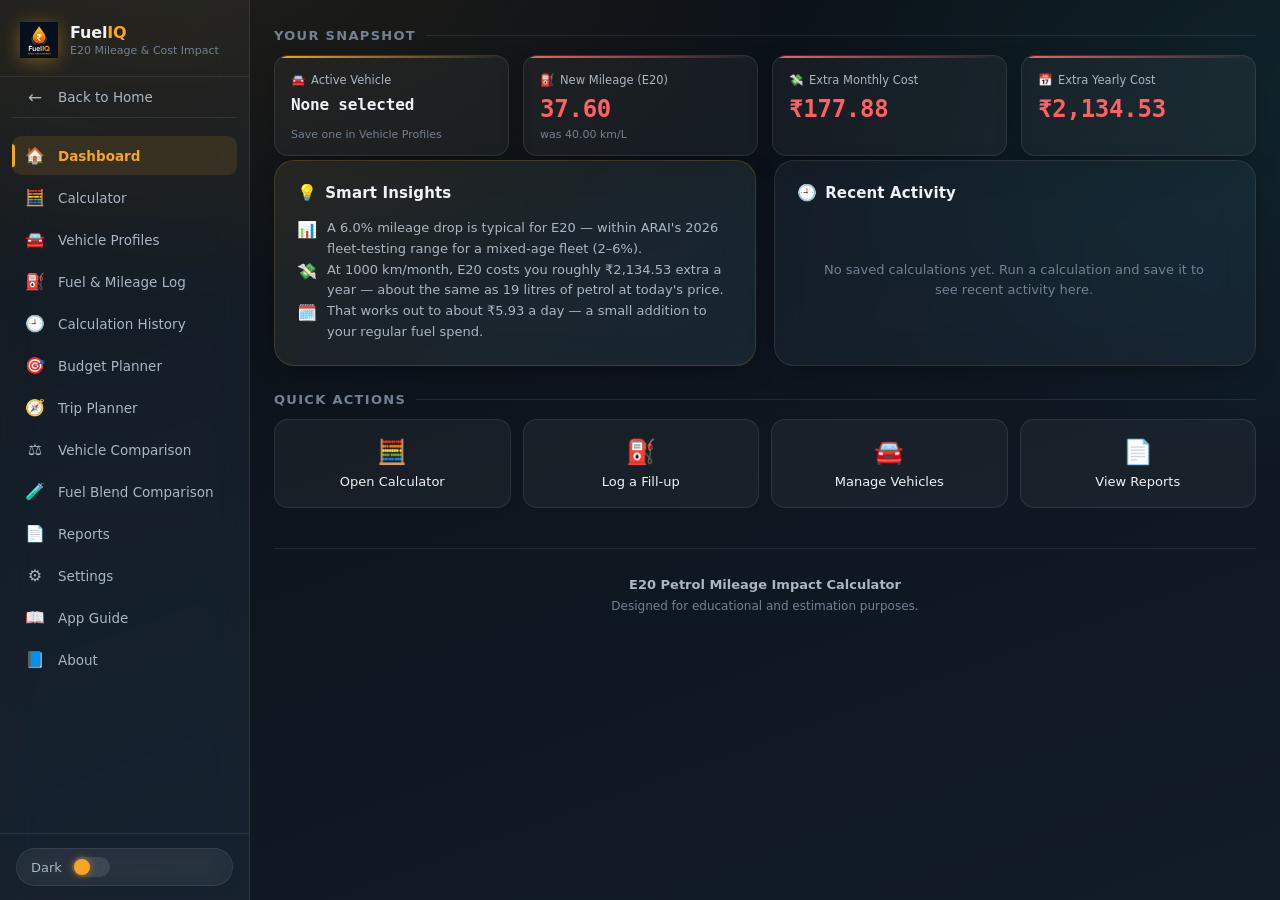
<file: app/index.html>
<!DOCTYPE html>
<html lang="en">
<head>
<meta name="author" content="Makhdumhusain Kodkeri">
<meta name="copyright" content="Copyright (c) 2026 Makhdumhusain Kodkeri. Licensed under the MIT License.">
<link rel="license" href="https://github.com/Makhdum813">

<!-- Google tag (gtag.js) -->
<script async src="https://www.googletagmanager.com/gtag/js?id=G-XNHPZY3TF4"></script>
<script>
  window.dataLayer = window.dataLayer || [];
  function gtag(){dataLayer.push(arguments);}
  gtag('js', new Date());
  gtag('config', 'G-XNHPZY3TF4');
</script>
<meta charset="UTF-8">
<meta name="viewport" content="width=device-width, initial-scale=1.0">
<title>FuelIQ — E20 Mileage &amp; Cost Impact Calculator</title>
<link rel="manifest" href="manifest.json">
<meta name="theme-color" content="#0a0f14">
<meta name="description" content="See how switching to E20 petrol affects your mileage, fuel cost, and monthly running expenses.">
<link rel="icon" type="image/png" sizes="192x192" href="icons/icon-192.png">
<link rel="apple-touch-icon" href="icons/icon-192.png">
<meta name="apple-mobile-web-app-capable" content="yes">
<meta name="apple-mobile-web-app-status-bar-style" content="black-translucent">
<meta name="apple-mobile-web-app-title" content="E20 Calculator">
<link rel="stylesheet" href="styles.css">
</head>
<body data-theme="dark">
<div class="app-shell">

  <div class="mobile-topbar">
    <button class="hamburger-btn" id="hamburgerBtn" aria-label="Open navigation menu" aria-expanded="false">
      <span></span><span></span><span></span>
    </button>
    <div class="mobile-topbar-title"><img class="brand-logo" src="assets/logo.png" alt="" width="24" height="24">Fuel<b>IQ</b></div>
    <div class="theme-toggle" id="themeToggleMobile" role="button" aria-label="Toggle theme">
      <div class="toggle-track"><div class="toggle-dot"></div></div>
    </div>
  </div>

  <div class="sidebar-backdrop" id="sidebarBackdrop"></div>

  <nav class="app-sidebar" id="appSidebar">
    <div class="sidebar-brand">
      <img class="brand-logo" src="assets/logo.png" alt="FuelIQ logo" width="38" height="38">
      <div>
        <div class="brand-title">Fuel<b>IQ</b></div>
        <div class="brand-sub">E20 Mileage &amp; Cost Impact</div>
      </div>
    </div>
    <a class="home-link" href="../index.html" aria-label="Back to FuelIQ home page">
      <span class="nav-icon">←</span><span class="nav-label">Back to Home</span>
    </a>
    <div class="sidebar-nav" id="sidebarNav">
      <button class="nav-item" data-tab="dashboard"><span class="nav-icon">🏠</span><span class="nav-label">Dashboard</span></button>
      <button class="nav-item" data-tab="calculator"><span class="nav-icon">🧮</span><span class="nav-label">Calculator</span></button>
      <button class="nav-item" data-tab="vehicles"><span class="nav-icon">🚘</span><span class="nav-label">Vehicle Profiles</span></button>
      <button class="nav-item" data-tab="fuellog"><span class="nav-icon">⛽</span><span class="nav-label">Fuel & Mileage Log</span></button>
      <button class="nav-item" data-tab="history"><span class="nav-icon">🕘</span><span class="nav-label">Calculation History</span></button>
      <button class="nav-item" data-tab="budget"><span class="nav-icon">🎯</span><span class="nav-label">Budget Planner</span></button>
      <button class="nav-item" data-tab="trip"><span class="nav-icon">🧭</span><span class="nav-label">Trip Planner</span></button>
      <button class="nav-item" data-tab="compare"><span class="nav-icon">⚖️</span><span class="nav-label">Vehicle Comparison</span></button>
      <button class="nav-item" data-tab="blend"><span class="nav-icon">🧪</span><span class="nav-label">Fuel Blend Comparison</span></button>
      <button class="nav-item" data-tab="reports"><span class="nav-icon">📄</span><span class="nav-label">Reports</span></button>
      <button class="nav-item" data-tab="settings"><span class="nav-icon">⚙️</span><span class="nav-label">Settings</span></button>
      <button class="nav-item" data-tab="guide"><span class="nav-icon">📖</span><span class="nav-label">App Guide</span></button>
      <button class="nav-item" data-tab="about"><span class="nav-icon">📘</span><span class="nav-label">About</span></button>
    </div>
    <div class="sidebar-footer">
      <div class="theme-toggle" id="themeToggle" role="button" aria-label="Toggle theme">
        <span id="themeLabel">Dark</span>
        <div class="toggle-track"><div class="toggle-dot"></div></div>
      </div>
    </div>
  </nav>

  <main class="app-main">
    <div class="wrap">

      <section class="tab-panel" data-tab="dashboard" id="tab-dashboard">
        <div class="section-title" style="margin-top:0;">Your Snapshot</div>
        <div class="stats-grid" id="dashboardStats"></div>

        <div class="dashboard-columns">
          <div class="card insights-card">
            <h2><span class="ic">💡</span>Smart Insights</h2>
            <div id="dashboardInsightsList"></div>
          </div>
          <div class="card">
            <h2><span class="ic">🕘</span>Recent Activity</h2>
            <div class="history-list" id="dashboardRecentActivity"></div>
          </div>
        </div>

        <div class="section-title">Quick Actions</div>
        <div class="quick-actions-grid">
          <button class="quick-action-btn" data-goto-tab="calculator"><span class="qa-icon">🧮</span><span>Open Calculator</span></button>
          <button class="quick-action-btn" data-goto-tab="fuellog"><span class="qa-icon">⛽</span><span>Log a Fill-up</span></button>
          <button class="quick-action-btn" data-goto-tab="vehicles"><span class="qa-icon">🚘</span><span>Manage Vehicles</span></button>
          <button class="quick-action-btn" data-goto-tab="reports"><span class="qa-icon">📄</span><span>View Reports</span></button>
        </div>
      </section>

      <section class="tab-panel" data-tab="calculator" id="tab-calculator">
        <div class="grid">
          <div>
      <div class="card">
        <h2><span class="ic">⛽</span>Your Numbers</h2>

        <div class="field vehicle-switcher">
          <label>Vehicle
            <span class="tip">i<span class="bubble">Switch between your saved vehicles without leaving the calculator. Mileage loads automatically.</span></span>
          </label>
          <div class="input-row no-prefix">
            <select id="calcVehicleSelect" class="styled-select">
              <option value="">No vehicle selected</option>
            </select>
          </div>
          <button type="button" class="link-btn" id="manageVehiclesBtn">＋ Add or manage vehicles</button>
        </div>

        <div class="field">
          <label>Original Mileage (km/L)
            <span class="tip">i<span class="bubble">Your car's mileage before E20, in kilometres per litre.</span></span>
          </label>
          <div class="input-row no-prefix">
            <input type="number" id="origMileage" value="40" step="0.1" min="0.1">
            <span class="suffix">km/L</span>
          </div>
          <div class="err-msg" id="err-origMileage">Enter a value greater than 0.</div>
        </div>

        <div class="field">
          <label>Mileage Drop (%)
            <span class="tip">i<span class="bubble">Percentage drop in mileage after switching to E20 petrol. Official Indian sources quote 1–7% depending on your vehicle — see the reference table below.</span></span>
          </label>
          <div class="input-row no-prefix">
            <input type="number" id="mileageDrop" value="6" step="0.1" min="0" max="100">
            <span class="suffix">%</span>
          </div>
          <input type="range" id="mileageDropSlider" class="slider" min="0" max="10" step="0.1" value="6">
          <div class="err-msg" id="err-mileageDrop">Enter a value between 0 and 100.</div>
        </div>

        <div class="field">
          <label>Petrol Price (₹ per litre)
            <span class="tip">i<span class="bubble">Current price you pay per litre of petrol.</span></span>
          </label>
          <div class="input-row">
            <span class="prefix">₹</span>
            <input type="number" id="petrolPrice" value="111.47" step="0.01" min="0.01">
          </div>
          <div class="err-msg" id="err-petrolPrice">Enter a value greater than 0.</div>
        </div>

        <div class="field">
          <label>Amount of Petrol Purchased (₹)
            <span class="tip">i<span class="bubble">How much money you typically spend on petrol in one fill.</span></span>
          </label>
          <div class="input-row">
            <span class="prefix">₹</span>
            <input type="number" id="amountPurchased" value="1000" step="1" min="0.01">
          </div>
          <div class="err-msg" id="err-amountPurchased">Enter a value greater than 0.</div>
        </div>

        <div class="field">
          <label>Monthly Distance (km)
            <span class="tip">i<span class="bubble">Roughly how many kilometres you drive in a month, used for monthly &amp; yearly impact.</span></span>
          </label>
          <div class="input-row no-prefix">
            <input type="number" id="monthlyKm" value="1000" step="10" min="0">
            <span class="suffix">km</span>
          </div>
          <div class="err-msg" id="err-monthlyKm">Enter a value of 0 or more.</div>
        </div>

        <div class="btn-row">
          <button class="btn btn-primary" id="resetBtn">↺ Reset</button>
          <button class="btn btn-ghost" id="copyBtn">⧉ Copy Results</button>
        </div>
      </div>
          </div>

          <div>
      <div class="section-title" style="margin-top:0;">Headline Impact</div>
      <button class="btn btn-primary" id="saveHistoryBtn" style="width:100%; margin-bottom:16px;">💾 Save Current Calculation to History</button>
      <div class="stats-grid" id="headlineStats"></div>

      <div class="card insights-card">
        <h2><span class="ic">💡</span>Smart Insights</h2>
        <div id="insightsList"></div>
      </div>
      <div class="section-title">Distance &amp; Fuel Breakdown</div>
      <div class="stats-grid" id="breakdownStats"></div>

      <div class="section-title">Cost of Lost Distance</div>
      <div class="stats-grid" id="lostCostStats"></div>

      <div class="section-title">Monthly &amp; Yearly Impact</div>
      <div class="card">
        <div class="field" style="max-width:260px;">
          <label>Monthly Distance Driven
            <span class="tip">i<span class="bubble">Edit on the left panel — this drives the figures below.</span></span>
          </label>
        </div>
        <div class="stats-grid" id="monthlyStats"></div>
      </div>

      <div class="section-title">Before vs After — Full Comparison</div>
      <div class="card">
        <div class="table-scroll">
          <table>
            <thead>
              <tr><th>Metric</th><th>Before E20</th><th>After E20</th><th>Difference</th></tr>
            </thead>
            <tbody id="compTableBody"></tbody>
          </table>
        </div>
      </div>

      <div class="section-title">Visual Comparison</div>
      <div class="charts-grid">
        <div class="card chart-box">
          <div class="chart-title">Mileage — Before vs After (km/L)</div>
          <canvas id="chartMileage" height="140"></canvas>
        </div>
        <div class="card chart-box">
          <div class="chart-title">Distance for ₹1000 — Before vs After (km)</div>
          <canvas id="chartDistance" height="140"></canvas>
        </div>
        <div class="card chart-box">
          <div class="chart-title">Monthly Fuel Cost — Before vs After (₹)</div>
          <canvas id="chartMonthly" height="140"></canvas>
        </div>
        <div class="card chart-box">
          <div class="chart-title">Mileage Loss Gauge</div>
          <canvas id="chartGauge" height="180"></canvas>
        </div>
      </div>

      <div class="section-title">Formulas</div>
      <div class="card">
        <div class="collapsible-header" id="formulaToggle">
          <h2 style="margin-bottom:0;"><span class="ic">📐</span>How are these values calculated?</h2>
          <span class="chev">▾</span>
        </div>
        <div class="collapsible-body" id="formulaBody">
          <div style="padding-top:16px;" id="formulaList"></div>
        </div>
      </div>
          </div>
        </div>

  <div class="section-title">Advanced Mode</div>
  <div class="card">
    <div class="collapsible-header" id="advancedModeHeader">
      <h2 style="margin-bottom:0;"><span class="ic">🎛️</span>Driving Condition Modifiers</h2>
      <label class="toggle-switch">
        <input type="checkbox" id="advancedModeToggle">
        <span class="toggle-switch-track"><span class="toggle-switch-dot"></span></span>
      </label>
    </div>
    <p class="edu-p" style="margin:12px 0 0;">Fine-tune your Original Mileage for real driving conditions. <strong>These percentages are illustrative starting points, not sourced measurements</strong> — adjust them to match your own experience. They combine multiplicatively, so mileage can never be pushed to zero however many negative options you pick.</p>
    <div class="collapsible-body" id="advancedModeBody">
      <div style="padding-top:16px;">
        <div id="advancedModifiers" class="advanced-modifiers-grid"></div>
        <div id="advancedSummary" style="margin-top:6px;"></div>
      </div>
    </div>
  </div>
      </section>

      <section class="tab-panel" data-tab="vehicles" id="tab-vehicles">
        <div class="section-title" style="margin-top:0;">Vehicle Profiles</div>
      <div class="card">
        <h2><span class="ic">🚘</span>Vehicle Details</h2>

        <div class="field">
          <label>Saved Vehicle</label>
          <div class="profile-row">
            <select id="profileSelect" class="styled-select">
              <option value="">+ New vehicle…</option>
            </select>
            <button class="icon-btn danger" id="deleteProfileBtn" title="Delete this saved vehicle" aria-label="Delete this saved vehicle" style="display:none;">🗑</button>
          </div>
        </div>

        <div class="field">
          <label>Vehicle Type</label>
          <div class="input-row no-prefix">
            <select id="vehicleType" class="styled-select">
              <option value="car">Car</option>
              <option value="motorcycle">Motorcycle</option>
              <option value="scooter">Scooter</option>
            </select>
          </div>
        </div>

        <div class="field">
          <label>Company / Manufacturer</label>
          <div class="input-row no-prefix">
            <select id="vehicleCompany" class="styled-select">
              <option value="">Select company…</option>
            </select>
          </div>
          <input type="text" id="customCompany" class="custom-input" placeholder="Type the manufacturer name" style="display:none;" maxlength="40">
        </div>

        <div class="field">
          <label>Vehicle Model
            <span class="tip">i<span class="bubble">Can't find your model? Choose "Other — type your own" at the bottom of the list and enter any name.</span></span>
          </label>
          <div class="input-row no-prefix">
            <select id="vehicleModel" class="styled-select" disabled>
              <option value="">Select company first…</option>
            </select>
          </div>
          <input type="text" id="customModel" class="custom-input" placeholder="Type your model name" style="display:none;" maxlength="40">
        </div>

        <div class="field">
          <label>Fuel Type</label>
          <div class="input-row no-prefix">
            <select id="vehicleFuelType" class="styled-select">
              <option>Petrol</option>
              <option>Petrol (E20)</option>
              <option>CNG</option>
              <option>Diesel</option>
            </select>
          </div>
        </div>

        <div class="field">
          <label>Mileage (km/L)
            <span class="tip">i<span class="bubble">This vehicle's normal mileage before E20. Saved with the profile, and used for every calculation while this vehicle is active.</span></span>
          </label>
          <div class="input-row">
            <input type="number" id="vehicleMileage" min="0.1" step="0.1" placeholder="e.g. 18">
            <span class="suffix">km/L</span>
          </div>
        </div>

        <div class="btn-row" style="margin-bottom:10px;">
          <button class="btn btn-ghost" id="fetchImageBtn">🔄 Refresh Image</button>
          <button class="btn btn-primary" id="saveProfileBtn">💾 Save Vehicle</button>
        </div>

        <div class="btn-row" style="margin-bottom:16px;">
          <button class="btn btn-ghost" id="uploadPhotoBtn">📷 Upload Your Photo</button>
          <button class="btn btn-ghost" id="removePhotoBtn" style="display:none;">🗑 Remove Photo</button>
          <input type="file" id="photoInput" accept="image/*" style="display:none;">
        </div>

        <div class="vehicle-preview" id="vehiclePreview">
          <div class="vp-icon" id="vpIcon"></div>
          <div class="vp-caption" id="vpCaption">Pick a type, company, and model to see a reference image here.</div>
        </div>
        <div class="vp-meta" id="vpMeta" style="display:none;">
          <div class="vp-title" id="vpTitle"></div>
          <div class="vp-extract" id="vpExtract"></div>
          <div class="vp-source">Image &amp; summary via Wikipedia · fetched live, requires internet access</div>
        </div>
      </div>
      </section>

      <section class="tab-panel" data-tab="fuellog" id="tab-fuellog">
  <div class="section-title">Fuel Log &amp; Real-World Mileage</div>
  <div class="card">
    <div class="fuel-log-grid">
      <div class="fuel-log-form" id="fuelLogForm">
        <p class="edu-p" id="fuelLogVehicleHint" style="margin-bottom:16px;">Select or save a vehicle above to start logging fill-ups.</p>

        <div class="field">
          <label>Date</label>
          <div class="input-row no-prefix"><input type="date" id="fuelDate"></div>
        </div>
        <div class="field">
          <label>Odometer Reading (km)</label>
          <div class="input-row no-prefix"><input type="number" id="fuelOdometer" min="0" step="1" placeholder="e.g. 15420"></div>
        </div>
        <div class="field">
          <label>Amount Paid (₹)
            <span class="tip">i<span class="bubble">What you told the attendant to fill for — e.g. "₹500 worth". Litres below are calculated from this automatically.</span></span>
          </label>
          <div class="input-row"><span class="prefix">₹</span><input type="number" id="fuelAmount" min="0" step="1" placeholder="e.g. 950"></div>
        </div>
        <div class="field">
          <label>Petrol Price (₹/L)</label>
          <div class="input-row"><span class="prefix">₹</span><input type="number" id="fuelPricePerLitre" min="0.01" step="0.01" placeholder="e.g. 111.47"></div>
        </div>
        <div class="field">
          <label>Litres Filled
            <span class="tip">i<span class="bubble">Auto-calculated as Amount ÷ Price. Edit directly if the pump's actual reading differs.</span></span>
          </label>
          <div class="input-row no-prefix">
            <input type="number" id="fuelLitres" min="0.1" step="0.01" placeholder="auto-calculated">
            <span class="suffix" id="fuelLitresAutoTag">auto</span>
          </div>
        </div>
        <button class="btn btn-primary" id="addFuelLogBtn" style="width:100%;">+ Add Fill-up</button>
      </div>

      <div class="fuel-log-results">
        <div class="stat" style="margin-bottom:14px;">
          <div class="s-label">📏 Measured Average Mileage</div>
          <div class="s-value" id="avgMileageValue">—</div>
          <div class="s-sub">calculated from your logged fill-ups, full-to-full</div>
        </div>
        <button class="btn btn-ghost" id="useFuelMileageBtn" style="width:100%; margin-bottom:16px;" disabled>⤴ Use This as Original Mileage</button>
        <div class="table-scroll">
          <table class="ref-table log-table">
            <thead>
              <tr><th>Date</th><th>Odometer</th><th>Litres</th><th>₹ Paid</th><th>Mileage</th><th></th></tr>
            </thead>
            <tbody id="fuelLogBody"></tbody>
          </table>
        </div>
      </div>
    </div>
  </div>
      </section>

      <section class="tab-panel" data-tab="history" id="tab-history">
  <div class="section-title">Calculation History</div>
  <div class="card">
    <div class="history-toolbar">
      <div class="search-box">
        <span class="search-icon">🔍</span>
        <input type="text" id="historySearch" placeholder="Search by vehicle or note…" autocomplete="off">
        <button class="search-clear" id="historySearchClear" aria-label="Clear search" style="display:none;">×</button>
      </div>
      <button class="btn btn-ghost" id="clearHistoryBtn">🗑 Clear All</button>
    </div>
    <div class="history-list" id="historyList"></div>
  </div>
      </section>

      <section class="tab-panel" data-tab="budget" id="tab-budget">
        <div class="section-title" style="margin-top:0;">Fuel Budget Planner</div>
      <div class="card">
        <h2><span class="ic">🎯</span>Fuel Budget Planner</h2>
        <div class="field">
          <label>Fuel Budget (₹)
            <span class="tip">i<span class="bubble">A rupee amount you have in mind — see how far it takes you before vs after E20.</span></span>
          </label>
          <div class="input-row">
            <span class="prefix">₹</span>
            <input type="number" id="budgetAmount" min="0" step="10" placeholder="e.g. 2000">
          </div>
        </div>
        <div class="stats-grid" id="budgetResults">
          <div class="empty-state">Enter a budget to see how far it takes you.</div>
        </div>
      </div>
      </section>

      <section class="tab-panel" data-tab="trip" id="tab-trip">
        <div class="section-title" style="margin-top:0;">Trip Planner</div>
      <div class="card">
        <h2><span class="ic">🧭</span>Trip Cost Calculator</h2>
        <div class="field">
          <label>Trip Distance (km)
            <span class="tip">i<span class="bubble">One-way distance for this trip. Uses your Original Mileage, Mileage Drop, and Petrol Price above.</span></span>
          </label>
          <div class="input-row no-prefix">
            <input type="number" id="tripDistance" min="0" step="1" placeholder="e.g. 120">
            <span class="suffix">km</span>
          </div>
        </div>
        <div class="field">
          <label>Trip Type</label>
          <div class="input-row no-prefix">
            <select id="tripType" class="styled-select">
              <option value="oneway">One-way</option>
              <option value="roundtrip">Round trip</option>
            </select>
          </div>
        </div>
        <div class="stats-grid" id="tripResults">
          <div class="empty-state">Enter a trip distance to see the fuel cost.</div>
        </div>
      </div>
      </section>

      <section class="tab-panel" data-tab="compare" id="tab-compare">
  <div class="section-title">Compare Two Vehicles</div>
  <div class="card">
    <p class="edu-p" style="margin-bottom:16px;">Pick two saved vehicles to compare side by side under the same petrol price, mileage-drop %, and monthly distance.</p>
    <div class="compare-grid">
      <div class="field">
        <label>Vehicle A</label>
        <div class="input-row no-prefix"><select id="compareVehicleA" class="styled-select"><option value="">Select a saved vehicle…</option></select></div>
      </div>
      <div class="field">
        <label>Vehicle B</label>
        <div class="input-row no-prefix"><select id="compareVehicleB" class="styled-select"><option value="">Select a saved vehicle…</option></select></div>
      </div>
    </div>
    <div id="compareResults">
      <div class="empty-state">Pick two saved vehicles above to compare them side by side.</div>
    </div>
  </div>
      </section>

      <section class="tab-panel" data-tab="blend" id="tab-blend">
  <div class="section-title">Fuel Blend Comparison</div>
  <div class="card">
    <p class="edu-p" style="margin-bottom:6px;">How mileage and cost-per-km compare across ethanol blends, using an energy-density model (petrol ≈ 32 MJ/L, ethanol ≈ 21 MJ/L).</p>
    <p class="edu-p" style="margin-bottom:16px; font-size:12px; color:var(--text-2);">Note: this uses a physics-based energy-density estimate, which is a different method from the empirically-sourced "Mileage Drop %" used in the main calculator above — the two won't match exactly, and that's expected. E85 isn't sold in India; it's shown for international reference.</p>
    <div class="table-scroll">
      <table class="ref-table">
        <thead><tr><th>Blend</th><th>Estimated Mileage</th><th>Cost per km</th></tr></thead>
        <tbody id="blendTableBody"></tbody>
      </table>
    </div>
  </div>
      </section>

      <section class="tab-panel" data-tab="reports" id="tab-reports">
        <div class="section-title" style="margin-top:0;">Generate &amp; Export</div>
        <div class="card">
          <p class="edu-p" style="margin-bottom:16px;">Export the current calculation as a printable report, PDF, CSV, or a shareable link. All reports use whichever numbers are currently set in the Calculator tab.</p>
        <div class="btn-row">
          <button class="btn btn-ghost" id="printBtn">🖶 Print Report</button>
          <button class="btn btn-ghost" id="pdfBtn">⬇ Export as PDF</button>
        </div>
        <div class="btn-row">
          <button class="btn btn-ghost" id="csvExportBtn">📊 Export as CSV</button>
        </div>
        <div class="btn-row">
          <button class="btn btn-ghost" id="copyLinkBtn">🔗 Copy Shareable Link</button>
          <button class="btn btn-ghost" id="whatsappShareBtn">💬 Share on WhatsApp</button>
        </div>
        </div>

  <div class="section-title">Ownership Impact Dashboard</div>
  <div class="card">
    <p class="edu-p" style="margin-bottom:16px;">Projects your E20 mileage penalty forward in time, assuming your driving pattern and petrol price stay roughly constant. Treat this as a ballpark, not a forecast — prices and habits change.</p>
    <div class="field" style="max-width:280px;">
      <label>Months Since Switching to E20
        <span class="tip">i<span class="bubble">Roughly how many months you've been running on E20 petrol.</span></span>
      </label>
      <div class="input-row no-prefix">
        <input type="number" id="monthsOnE20" value="3" min="0" step="1">
        <span class="suffix">months</span>
      </div>
    </div>
    <div class="stats-grid" id="ownershipStats"></div>
  </div>
  <div class="section-title">CO₂ Emissions Estimate</div>
  <div class="card">
    <p class="edu-p" style="margin-bottom:6px;">Tailpipe CO₂ from fossil carbon only — using the standard 2.31 kg CO₂/L petrol factor, applied to the non-ethanol share of the blend (ethanol's combustion carbon is conventionally counted as biogenic, not fossil).</p>
    <p class="edu-p" style="margin-bottom:16px; font-size:12px; color:var(--text-2);">This does not include upstream/well-to-wheel emissions from growing and producing ethanol — that's a separate, more contested calculation this tool doesn't attempt.</p>
    <div class="stats-grid" id="co2Stats"></div>
  </div>
      </section>

      <section class="tab-panel" data-tab="settings" id="tab-settings">
        <div class="section-title" style="margin-top:0;">Appearance</div>
        <div class="card">
          <p class="edu-p">Dark and light mode are available from the theme toggle in the sidebar (or top bar on mobile) — your choice is remembered automatically the next time you open the app.</p>
        </div>

        <div class="section-title">Data Management</div>
        <div class="card">
          <p class="edu-p" style="margin-bottom:16px;">Everything you enter — vehicle profiles, calculation history, and fuel logs — is stored only in this browser's local storage. Nothing is uploaded anywhere. Back up your data before clearing site data, switching browsers, or moving to a new device.</p>
          <div class="btn-row">
            <button class="btn btn-ghost" id="exportAllDataBtn">⬇ Export All Data (Backup)</button>
            <button class="btn btn-ghost" id="importAllDataBtn">⬆ Import Data</button>
          </div>
          <input type="file" id="importDataFile" accept="application/json" style="display:none;">
          <div class="btn-row">
            <button class="btn btn-ghost" id="clearAllDataBtn" style="border-color:rgba(255,97,97,0.35); color:var(--red);">🗑 Clear All App Data</button>
          </div>
          <p class="edu-p" id="dataManagementStatus" style="margin-top:12px; font-size:12px;"></p>
        </div>

        <div class="section-title">About This Build</div>
        <div class="card">
          <p class="edu-p">E20 Mileage &amp; Cost Impact Calculator is a fully client-side tool — no backend, no account, no server-side database. Calculations run entirely in your browser. The only network calls this app makes are the optional vehicle-image lookup (Wikipedia) and the optional WhatsApp share link, both only when you trigger them.</p>
        </div>
      </section>

      <section class="tab-panel" data-tab="guide" id="tab-guide">
        <div class="section-title" style="margin-top:0;">App Guide &amp; Site Map</div>
        <div class="card">
          <p class="edu-p">A quick tour of what each section does, so first-time visitors can find their way around.</p>
        </div>

        <div class="guide-module-grid">
          <div class="guide-module"><span class="gm-icon">🧮</span><div><strong>Calculator</strong><p>The core tool — enter your mileage, petrol price, and usage to see the full E20 cost breakdown, charts, and formulas.</p></div></div>
          <div class="guide-module"><span class="gm-icon">🚘</span><div><strong>Vehicle Profiles</strong><p>Save vehicles by type, company, and model, with a reference image pulled from Wikipedia. Switch between saved vehicles anywhere in the app.</p></div></div>
          <div class="guide-module"><span class="gm-icon">⛽</span><div><strong>Fuel &amp; Mileage Log</strong><p>Log real fill-ups (date, odometer, amount, price) to track your vehicle's actual measured mileage over time.</p></div></div>
          <div class="guide-module"><span class="gm-icon">🕘</span><div><strong>Calculation History</strong><p>Save any calculation as a snapshot, search past ones, and click any entry to restore those exact inputs.</p></div></div>
          <div class="guide-module"><span class="gm-icon">🎯</span><div><strong>Budget Planner</strong><p>Flip the question around: given a rupee amount, how far does it take you before vs after E20?</p></div></div>
          <div class="guide-module"><span class="gm-icon">🧭</span><div><strong>Trip Planner</strong><p>One-way or round-trip fuel cost for a specific journey, using your current mileage and petrol price.</p></div></div>
          <div class="guide-module"><span class="gm-icon">⚖️</span><div><strong>Vehicle Comparison</strong><p>Compare two saved vehicles side by side under the same assumptions.</p></div></div>
          <div class="guide-module"><span class="gm-icon">🧪</span><div><strong>Fuel Blend Comparison</strong><p>See how E0/E10/E20/E85 compare on mileage and cost, using an energy-density model.</p></div></div>
          <div class="guide-module"><span class="gm-icon">📄</span><div><strong>Reports</strong><p>Export the current calculation as a print/PDF report or CSV, or share a link — plus longer-range Ownership and CO₂ views.</p></div></div>
          <div class="guide-module"><span class="gm-icon">⚙️</span><div><strong>Settings</strong><p>Back up or restore all your app data as a file, or clear everything and start fresh.</p></div></div>
        </div>

        <div class="section-title">How Calculations Work</div>
        <div class="card">
          <p class="edu-p">Every figure starts from your <strong>Original Mileage</strong> (before E20) and a <strong>Mileage Drop %</strong> (how much worse it gets after E20). Everything else — cost per km, monthly impact, distance lost — is derived from just those two numbers plus petrol price and how much you drive. See the About tab for where the drop-percentage ranges come from, or the Formulas panel inside Calculator for the exact math.</p>
        </div>

        <div class="section-title">How to Use Fuel Logs</div>
        <div class="card">
          <p class="edu-p">Tell it what you actually did at the pump: how much you paid and the price per litre — litres are calculated for you automatically (matching how most people actually buy fuel in India). Log a few fill-ups against a saved vehicle and the app derives your real measured mileage, which you can pull straight into the Calculator with one click.</p>
        </div>

        <div class="section-title">How Reports Are Generated</div>
        <div class="card">
          <p class="edu-p">Reports tab is where every export lives. <strong>Print/PDF</strong> builds a dedicated, print-only report layout (not a screenshot of the dashboard) with charts, tables, and insights. <strong>CSV</strong> exports the same underlying data as a spreadsheet-friendly file. Both always reflect whatever is currently set in the Calculator tab.</p>
        </div>

        <div class="section-title">App FAQ</div>
        <div class="card">
          <details class="faq-item">
            <summary>Is my data private?</summary>
            <p>Yes — everything is stored only in your browser's local storage. Nothing is uploaded to a server. The only outgoing requests are the optional Wikipedia image lookup and WhatsApp share link, both only when you trigger them.</p>
          </details>
          <details class="faq-item">
            <summary>What happens if I clear my browser data?</summary>
            <p>Your vehicles, history, and fuel logs will be lost, since nothing is backed up automatically anywhere else. Use Settings → Export All Data beforehand if you want a backup.</p>
          </details>
          <details class="faq-item">
            <summary>Can I use this offline?</summary>
            <p>Yes, once installed as an app (or visited once with an internet connection) — everything except the vehicle-image lookup and WhatsApp share works fully offline.</p>
          </details>
          <details class="faq-item">
            <summary>How do I install it as an app?</summary>
            <p>On Android Chrome, look for an "Install app" or "Add to Home Screen" prompt. Once installed, it opens full-screen with its own icon, just like a native app.</p>
          </details>
        </div>
      </section>

      <section class="tab-panel" data-tab="about" id="tab-about">
  <div class="section-title">Understanding E20</div>
  <div class="card">
    <h2><span class="ic">📘</span>What is E20, and why does it change your mileage?</h2>
    <p class="edu-p">E20 is petrol blended with 20% ethanol, up from the 10% (E10) blend most pumps sold until recently. India completed the shift to E20 availability nationwide as part of the government's ethanol blending programme, which moved faster than its original 2030 target.</p>
    <p class="edu-p">The reason mileage dips isn't a fault in your engine — it's basic chemistry. Ethanol carries noticeably less energy per litre than petrol: roughly <strong>21 MJ/L for ethanol versus about 32 MJ/L for petrol</strong>, per data from the IEA's Advanced Motor Fuels programme and the US Department of Energy. Blend in 20% of a lower-energy fuel, and the engine has to burn a bit more of it to produce the same power — so your km/L figure drops, even though nothing mechanical has changed.</p>
    <p class="edu-p">The good news: ARAI's 2026 fleet testing found that drivability, startability, and acceleration were unaffected in compatible vehicles — fuel economy is the only measurable cost.</p>
  </div>
  <div class="section-title">Which Efficiency-Drop Should You Use?</div>
  <div class="card">
    <p class="edu-p" style="margin-bottom:16px;">The "right" percentage for the Mileage Drop field depends on how your specific engine is calibrated. Use the row closest to your vehicle, then set the slider to match.</p>
    <div class="table-scroll">
      <table class="ref-table">
        <thead>
          <tr><th>Vehicle / engine calibration</th><th>Typical drop</th><th>Source basis</th></tr>
        </thead>
        <tbody>
          <tr><td>Designed &amp; calibrated for E20 (newer models)</td><td class="ref-typical">1–2%</td><td>NITI Aayog roadmap (E20-ready four-wheelers)</td></tr>
          <tr><td>Four-wheeler, E0-designed, E10-calibrated, on E20</td><td class="ref-typical">6–7%</td><td>NITI Aayog roadmap</td></tr>
          <tr><td>Two-wheeler, E0-designed, E10-calibrated, on E20</td><td class="ref-typical">3–4%</td><td>NITI Aayog roadmap</td></tr>
          <tr><td>Mixed-age fleet, real-world driving conditions</td><td class="ref-typical">2–6%</td><td>ARAI controlled fleet testing, July 2026</td></tr>
        </tbody>
      </table>
    </div>
  </div>
  <div class="section-title">Assumptions &amp; Limitations</div>
  <div class="card">
    <ul class="edu-list">
      <li>The mileage drop is modelled as a simple proportional reduction in km/L, matching how ARAI and industry sources describe the effect.</li>
      <li>E20 and the previous blend are assumed to cost the same per litre at the pump, which reflects current Indian pricing. If a price differential is introduced later, actual extra cost would differ.</li>
      <li>Your "Original Mileage" should ideally be your own real-world figure rather than a manufacturer's lab-tested number, since the drop percentage is applied on top of it.</li>
      <li>Driving distance, style, and conditions are held constant between the before/after comparison — only the fuel changes. In practice, tyre pressure, traffic, and maintenance affect mileage far more than the blend itself.</li>
      <li>This tool covers petrol vehicles moving from E10 to E20. It does not model E85, flex-fuel, or diesel vehicles.</li>
    </ul>
  </div>
  <div class="section-title">Frequently Asked Questions</div>
  <div class="card">
    <details class="faq-item">
      <summary>Does E20 petrol actually reduce mileage?</summary>
      <p>Yes. Ethanol holds less energy per litre than petrol, so a 20% ethanol blend delivers slightly less energy per litre overall. ARAI's 2026 testing measured a 2–6% drop in fuel consumption across a range of vehicle ages, and drivability was unaffected in compatible vehicles.</p>
    </details>
    <details class="faq-item">
      <summary>Is E20 petrol mandatory in India?</summary>
      <p>India rolled out E20 availability nationwide in a phased manner from April 2023, reaching the 20% blending target during the 2025–26 ethanol supply year — ahead of the original 2030 schedule set out in the National Biofuel Policy.</p>
    </details>
    <details class="faq-item">
      <summary>What efficiency-drop percentage should I use for my car?</summary>
      <p>Match your vehicle to the closest row in the reference table above. Newer, E20-calibrated vehicles sit around 1–2%, while older E0-designed vehicles running on E20 can see 6–7% for four-wheelers or 3–4% for two-wheelers.</p>
    </details>
    <details class="faq-item">
      <summary>Is E20 bad for my car's engine?</summary>
      <p>ARAI's long-term trials — covering 40,000 km for passenger vehicles and 20,000 km for two-wheelers — found no engine breakdowns attributable to E20 in compatible vehicles. Older vehicles not designed for higher ethanol content may face compatibility issues with certain hoses, seals, or fuel-system components, which is a separate concern from the mileage impact this calculator estimates.</p>
    </details>
    <details class="faq-item">
      <summary>Does E20 affect two-wheelers more than cars?</summary>
      <p>Generally the opposite — NITI Aayog's roadmap estimated a larger drop for older four-wheelers (6–7%) than for older two-wheelers (3–4%), since two-wheeler engines were typically re-tuned earlier in the transition.</p>
    </details>
    <details class="faq-item">
      <summary>Will the mileage loss improve as newer vehicles arrive?</summary>
      <p>Yes — vehicles specifically engineered and calibrated for E20 from the factory are expected to see a much smaller drop (around 1–2%) than older vehicles retrofitted or simply tolerant of the blend.</p>
    </details>
  </div>
  <div class="section-title">Sources &amp; Disclaimer</div>
  <div class="card">
    <div class="disclaimer-box">
      This calculator is provided for general information and estimation only. Results depend entirely on the values you enter and the mileage-drop assumption you choose — please treat them as an estimate, not a guarantee, and double-check anything important before relying on it.
    </div>
    <div class="section-title" style="margin-top:20px; margin-bottom:10px; font-size:11px;">Sources</div>
    <ul class="edu-list source-list">
      <li>NITI Aayog &amp; Ministry of Petroleum and Natural Gas — <em>Roadmap for Ethanol Blending in India 2020–25</em> (Expert Committee Report, June 2021)</li>
      <li>ARAI — E20 fuel efficiency testing, reported via Business Today and ANI, July 2026 (2–6% mileage loss across a mixed-age fleet)</li>
      <li>IEA Advanced Motor Fuels programme — ethanol and gasoline fuel property data (energy content per litre)</li>
      <li>US Department of Energy, Alternative Fuels Data Center — fuel property comparisons</li>
    </ul>
  </div>

  <div class="section-title">Licence &amp; Legal</div>
  <div class="card">
    <h2><span class="ic">©</span>Copyright, licence and disclaimer</h2>
    <p class="edu-p">
      <strong>FuelIQ</strong> — E20 Fuel Economics Analytics.<br>
      Copyright © 2026 <strong>Makhdumhusain Kodkeri</strong>. All rights reserved except as granted below.
    </p>
    <p class="edu-p">
      FuelIQ is free and open-source software, released under the <strong>MIT Licence</strong>. You are free to
      use, copy, modify and distribute it — including commercially — on one condition: the original copyright
      notice and licence text must be retained in any copy or substantial portion of the software.
      <strong>Attribution is required.</strong> The full licence text ships with the source code.
    </p>
    <p class="edu-p">
      <strong>Disclaimer.</strong> FuelIQ produces estimates for informational and educational purposes only,
      derived from publicly available data and a clearly-labelled energy-density model. Real-world fuel economy
      depends on your vehicle's condition, driving style, load, terrain and traffic. Figures shown are not a
      guarantee of actual savings or costs, and nothing here constitutes financial, mechanical or professional
      advice. Always verify against your own measured mileage.
    </p>
    <p class="edu-p">
      <strong>Privacy.</strong> FuelIQ has no backend and no user accounts. Every vehicle, fuel-log entry and
      calculation is stored solely in your own browser's local storage and is never transmitted to any server.
    </p>
    <p class="edu-p">
      <strong>Name.</strong> "FuelIQ" is used here as the name of an independent personal project. It is not
      affiliated with, endorsed by, or connected to any other company, product or registered trade mark of a
      similar name.
    </p>
  </div>
      </section>


      <footer>
        <div class="f-title">E20 Petrol Mileage Impact Calculator</div>
        <div>Designed for educational and estimation purposes.</div>
      </footer>
    </div>
  </main>
</div>

<div id="printReport" class="print-only" aria-hidden="true"></div>

<div class="toast" id="toast">Copied to clipboard</div>

<script src="utils/format.js"></script>
<script src="utils/shareLink.js"></script>
<script src="utils/csvExport.js"></script>
<script src="storage/storage.js"></script>
<script src="modules/vehicleProfiles.js"></script>
<script src="modules/calculationHistory.js"></script>
<script src="modules/fuelLog.js"></script>
<script src="modules/calcEngine.js"></script>
<script src="modules/tripCalculator.js"></script>
<script src="modules/budgetPlanner.js"></script>
<script src="modules/ownershipDashboard.js"></script>
<script src="modules/insightsEngine.js"></script>
<script src="modules/fuelBlend.js"></script>
<script src="modules/co2Estimator.js"></script>
<script src="modules/vehicleCompare.js"></script>
<script src="modules/advancedMode.js"></script>
<script src="modules/navigation.js"></script>
<script src="modules/dataManagement.js"></script>
<script src="app.js"></script>
</body>
</html>
</file>
<file: app/styles.css>
/*!
 * FuelIQ — E20 Fuel Economics Analytics
 * https://fueliq-app.netlify.app/
 *
 * Copyright (c) 2026 Makhdumhusain Kodkeri
 * Released under the MIT License. Attribution required.
 */
  :root{
    --bg-0:#0a0f14;
    --bg-1:#0e1620;
    --bg-2:#121c28;
    --glass:rgba(255,255,255,0.045);
    --glass-brd:rgba(255,255,255,0.09);
    --glass-brd-hi:rgba(255,255,255,0.16);
    --text-0:#eef2f6;
    --text-1:#aab6c2;
    --text-2:#748193;
    --amber:#f5a623;
    --amber-dim:#c98a1d;
    --teal:#2dd4bf;
    --teal-dim:#1ea99a;
    --red:#ff6161;
    --red-dim:#e04b4b;
    --warn:#ffb020;
    --needle:#ff8a3d;
    --radius-lg:20px;
    --radius-md:14px;
    --radius-sm:9px;
    --font-display:'Sora','Segoe UI',ui-sans-serif,system-ui,sans-serif;
    --font-body:'Inter','Segoe UI',ui-sans-serif,system-ui,sans-serif;
    --font-mono:'JetBrains Mono','SFMono-Regular',Consolas,monospace;
    --shadow-card:0 8px 30px -12px rgba(0,0,0,0.55);
  }
  [data-theme="light"]{
    --bg-0:#eef1f5;
    --bg-1:#e6eaf0;
    --bg-2:#dde3ea;
    --glass:rgba(255,255,255,0.55);
    --glass-brd:rgba(20,30,45,0.10);
    --glass-brd-hi:rgba(20,30,45,0.18);
    --text-0:#131a23;
    --text-1:#3d4854;
    --text-2:#67727e;
    --shadow-card:0 8px 30px -14px rgba(20,30,45,0.25);
  }
  *{box-sizing:border-box; margin:0; padding:0;}
  html{scroll-behavior:smooth; overflow-x:hidden; width:100%;}
  body{
    overflow-x:hidden;
    width:100%;
    font-family:var(--font-body);
    background:
      radial-gradient(1100px 620px at 12% -8%, rgba(245,166,35,0.10), transparent 60%),
      radial-gradient(900px 700px at 100% 10%, rgba(45,212,191,0.08), transparent 55%),
      linear-gradient(160deg, var(--bg-0), var(--bg-1) 55%, var(--bg-2));
    background-attachment:fixed;
    color:var(--text-0);
    min-height:100vh;
    transition:background .4s ease, color .3s ease;
  }
  .wrap{max-width:1180px; margin:0 auto; width:100%; padding:28px 24px 80px;}

  /* ---------- Header / gauge hero ---------- */
  .hero{
    display:flex; align-items:center; justify-content:space-between; gap:24px;
    flex-wrap:wrap;
    margin-bottom:26px;
    animation:fadeIn .6s ease both;
  }
  .hero-text .eyebrow{
    font-family:var(--font-mono); font-size:11px; letter-spacing:.18em;
    text-transform:uppercase; color:var(--amber); font-weight:600;
    display:flex; align-items:center; gap:8px; margin-bottom:10px;
  }
  .eyebrow .dot{width:6px;height:6px;border-radius:50%;background:var(--amber); box-shadow:0 0 10px var(--amber); animation:pulse 2s infinite;}
  .hero-text h1{
    font-family:var(--font-display); font-weight:700;
    font-size:clamp(28px,4.2vw,42px); line-height:1.06; letter-spacing:-0.02em;
    background:linear-gradient(100deg,var(--text-0) 30%, var(--amber) 65%, var(--teal) 100%);
    -webkit-background-clip:text; background-clip:text; color:transparent;
    max-width:640px;
  }
  .hero-text p{color:var(--text-1); margin-top:10px; font-size:14.5px; max-width:520px;}
  .theme-toggle{
    display:flex; align-items:center; gap:10px; background:var(--glass);
    border:1px solid var(--glass-brd); padding:8px 8px 8px 14px; border-radius:999px;
    backdrop-filter:blur(14px); cursor:pointer; user-select:none; font-size:13px; color:var(--text-1);
    transition:border-color .2s ease;
  }
  .theme-toggle:hover{border-color:var(--glass-brd-hi);}
  .toggle-track{width:38px; height:20px; border-radius:999px; background:rgba(255,255,255,0.1); position:relative; transition:.3s;}
  .toggle-dot{position:absolute; top:2px; left:2px; width:16px; height:16px; border-radius:50%; background:var(--amber); transition:.3s; box-shadow:0 0 8px rgba(245,166,35,.6);}
  [data-theme="light"] .toggle-dot{left:20px; background:var(--teal);}

  /* ---------- Layout grid ---------- */
  .grid{display:grid; grid-template-columns:minmax(280px,330px) minmax(0,1fr); gap:22px; align-items:start; width:100%;}
  .grid > div{min-width:0;}
  /* The input column is short and the results column is long; instead of a
     dead gap under the inputs, let the input column stick in view while the
     results scroll past it. Only on wide screens where the two-column grid
     is actually active. */
  @media (min-width:901px){
    .grid > div:first-child{ position:sticky; top:20px; }
  }
  @media (max-width:900px){.grid{grid-template-columns:minmax(0,1fr);}}

  .card{
    background:var(--glass);
    border:1px solid var(--glass-brd);
    border-radius:var(--radius-lg);
    backdrop-filter:blur(18px) saturate(140%);
    -webkit-backdrop-filter:blur(18px) saturate(140%);
    box-shadow:var(--shadow-card);
    padding:22px;
    animation:fadeIn .6s ease both;
  }
  .card + .card{margin-top:18px;}
  .card h2{
    font-family:var(--font-display); font-size:15px; font-weight:600;
    letter-spacing:.01em; margin-bottom:16px; display:flex; align-items:center; gap:8px;
    color:var(--text-0);
  }
  .card h2 .ic{font-size:16px;}

  /* ---------- Inputs ---------- */
  .field{margin-bottom:16px; position:relative;}
  .field label{
    display:flex; align-items:center; gap:6px;
    font-size:12px; color:var(--text-1); margin-bottom:7px; font-weight:500;
  }
  .field label .tip{
    width:14px; height:14px; border-radius:50%; border:1px solid var(--text-2);
    color:var(--text-2); font-size:10px; display:inline-flex; align-items:center; justify-content:center;
    cursor:help; position:relative; flex-shrink:0;
  }
  .field label .tip .bubble{
    display:none; position:absolute; bottom:130%; left:50%; transform:translateX(-50%);
    background:var(--bg-2); color:var(--text-0); border:1px solid var(--glass-brd-hi);
    padding:8px 10px; border-radius:8px; font-size:11.5px; font-weight:400; width:210px;
    line-height:1.4; z-index:20; box-shadow:0 10px 30px rgba(0,0,0,.4);
  }
  .field label .tip:hover .bubble{display:block;}
  .input-row{position:relative; display:flex; align-items:center;}
  .input-row .prefix{
    position:absolute; left:12px; color:var(--text-2); font-size:13px; font-family:var(--font-mono); pointer-events:none;
  }
  .input-row input[type="number"], .input-row input[type="text"], .input-row input[type="date"]{
    width:100%; background:rgba(0,0,0,0.18); border:1px solid var(--glass-brd);
    color:var(--text-0); border-radius:var(--radius-sm); padding:11px 14px 11px 30px;
    font-size:14.5px; font-family:var(--font-mono); font-weight:500;
    transition:border-color .2s ease, box-shadow .2s ease;
  }
  [data-theme="light"] .input-row input[type="number"], [data-theme="light"] .input-row input[type="text"], [data-theme="light"] .input-row input[type="date"]{background:rgba(255,255,255,0.6);}
  .input-row.no-prefix input{padding-left:14px;}
  .input-row input:focus{outline:none; border-color:var(--amber); box-shadow:0 0 0 3px rgba(245,166,35,0.15);}
  .input-row input.invalid{border-color:var(--red); box-shadow:0 0 0 3px rgba(255,97,97,0.15);}
  .input-row .suffix{position:absolute; right:12px; color:var(--text-2); font-size:12px;}
  .err-msg{color:var(--red); font-size:11px; margin-top:5px; display:none;}
  .err-msg.show{display:block;}

  .btn-row{display:flex; flex-wrap:wrap; gap:10px; margin-top:20px;}

  /* ---------- Vehicle details ---------- */
  select.styled-select{
    width:100%; background:rgba(0,0,0,0.18); border:1px solid var(--glass-brd);
    color:var(--text-0); border-radius:var(--radius-sm); padding:11px 14px;
    font-size:14px; font-family:var(--font-body); appearance:none;
    background-image:url("data:image/svg+xml,%3Csvg xmlns='http://www.w3.org/2000/svg' viewBox='0 0 24 24' fill='none' stroke='%23aab6c2' stroke-width='2'%3E%3Cpath d='M6 9l6 6 6-6'/%3E%3C/svg%3E");
    background-repeat:no-repeat; background-position:right 12px center; background-size:16px;
    cursor:pointer; transition:border-color .2s ease, box-shadow .2s ease;
  }
  [data-theme="light"] select.styled-select{background-color:rgba(255,255,255,0.6);}
  select.styled-select:focus{outline:none; border-color:var(--amber); box-shadow:0 0 0 3px rgba(245,166,35,0.15);}
  select.styled-select:disabled{opacity:.5; cursor:not-allowed;}
  /* Native <option> elements don't reliably inherit color from their <select>
     across browsers — without this, the dropdown popup can render pale text
     on a pale background (or vice versa) regardless of theme. Setting these
     explicitly, tied to the same theme variables, fixes it in both modes. */
  select.styled-select option{
    background-color: var(--bg-1);
    color: var(--text-0);
  }

  /* ---------- Range slider ---------- */
  input[type="range"].slider{
    -webkit-appearance:none; appearance:none; width:100%; height:4px; margin-top:12px;
    border-radius:999px; background:var(--glass-brd-hi); outline:none; cursor:pointer;
  }
  input[type="range"].slider::-webkit-slider-thumb{
    -webkit-appearance:none; appearance:none; width:17px; height:17px; border-radius:50%;
    background:var(--amber); box-shadow:0 0 0 4px rgba(245,166,35,0.18), 0 2px 6px rgba(0,0,0,.4);
    cursor:pointer; transition:transform .15s ease;
  }
  input[type="range"].slider::-webkit-slider-thumb:hover{transform:scale(1.12);}
  input[type="range"].slider::-moz-range-thumb{
    width:17px; height:17px; border-radius:50%; border:none;
    background:var(--amber); box-shadow:0 0 0 4px rgba(245,166,35,0.18), 0 2px 6px rgba(0,0,0,.4); cursor:pointer;
  }

  .vehicle-preview{
    background:rgba(0,0,0,0.18); border:1px dashed var(--glass-brd-hi); border-radius:var(--radius-md);
    min-height:170px; display:flex; flex-direction:column; align-items:center; justify-content:center;
    gap:10px; padding:16px; text-align:center; overflow:hidden; position:relative;
  }
  [data-theme="light"] .vehicle-preview{background:rgba(255,255,255,0.4);}
  .vehicle-preview img{
    width:100%; max-height:190px; object-fit:cover; border-radius:var(--radius-sm);
    animation:fadeIn .4s ease both;
  }
  .vp-icon svg{width:52px; height:52px; stroke:var(--text-2); opacity:.7;}
  .vp-caption{font-size:12px; color:var(--text-2); line-height:1.5; padding:0 6px;}
  .vp-meta{margin-top:12px;}
  .vp-title{font-family:var(--font-display); font-weight:600; font-size:14px; color:var(--text-0); margin-bottom:4px;}
  .vp-extract{font-size:12px; color:var(--text-1); line-height:1.55; margin-bottom:8px;}
  .vp-source{font-size:10.5px; color:var(--text-2); font-style:italic;}
  .spinner{
    width:26px; height:26px; border-radius:50%;
    border:3px solid var(--glass-brd-hi); border-top-color:var(--amber);
    animation:spin .8s linear infinite;
  }
  @keyframes spin{to{transform:rotate(360deg);}}

  .btn{
    flex:1 1 auto; min-width:120px; text-align:center; cursor:pointer; border:none;
    padding:11px 14px; border-radius:var(--radius-sm); font-size:13px; font-weight:600;
    font-family:var(--font-body); transition:transform .15s ease, filter .15s ease; letter-spacing:.01em;
  }
  .btn:active{transform:scale(0.97);}
  .btn-primary{background:linear-gradient(120deg,var(--amber),var(--amber-dim)); color:#1a1204;}
  .btn-primary:hover{filter:brightness(1.08);}
  .btn-ghost{background:rgba(255,255,255,0.06); color:var(--text-0); border:1px solid var(--glass-brd);}
  .btn-ghost:hover{border-color:var(--glass-brd-hi);}

  /* ---------- Stat cards ---------- */
  .stats-grid{display:grid; grid-template-columns:repeat(auto-fit,minmax(180px,1fr)); gap:14px; width:100%; align-items:stretch;}
  .stat{
    background:var(--glass); border:1px solid var(--glass-brd); border-radius:var(--radius-md);
    padding:16px 16px 14px; position:relative; overflow:hidden; box-shadow:var(--shadow-card);
    animation:fadeIn .5s ease both; min-width:0;
    display:flex; flex-direction:column;
  }
  .stat::before{
    content:""; position:absolute; top:0; left:0; width:100%; height:2px;
    background:linear-gradient(90deg,var(--amber),transparent);
  }
  .stat.positive::before{background:linear-gradient(90deg,var(--teal),transparent);}
  .stat.negative::before{background:linear-gradient(90deg,var(--red),transparent);}
  .stat.warn::before{background:linear-gradient(90deg,var(--warn),transparent);}
  .stat .s-label{font-size:11.5px; color:var(--text-1); display:flex; align-items:center; gap:6px; margin-bottom:8px; min-height:15px;}
  .stat .s-value{font-family:var(--font-mono); font-size:clamp(17px,2.4vw,24px); font-weight:700; letter-spacing:-0.01em; overflow-wrap:break-word; word-break:break-word;}
  .stat .s-value.positive{color:var(--teal);}
  .stat .s-value.negative{color:var(--red);}
  .stat .s-value.warn{color:var(--warn);}
  /* Sub-text pinned to the card bottom so cards with and without it still line
     up their value baselines when stretched to equal height in a grid row. */
  .stat .s-sub{font-size:11px; color:var(--text-2); margin-top:auto; padding-top:5px;}

  /* ---------- Section title ---------- */
  .section-title{
    font-family:var(--font-display); font-size:13px; font-weight:600; text-transform:uppercase;
    letter-spacing:.1em; color:var(--text-2); margin:26px 0 12px; display:flex; align-items:center; gap:10px;
  }
  .section-title::after{content:""; flex:1; height:1px; background:var(--glass-brd);}
  /* Consistent top of every tab: whatever the first child is (section title
     or card), it sits flush at the top — no per-panel inline margin overrides
     needed. */
  .tab-panel > .section-title:first-child,
  .tab-panel > .card:first-child{ margin-top:0; }

  /* ---------- Table ---------- */
  .table-scroll{width:100%; overflow-x:auto;}
  table{width:100%; border-collapse:collapse; font-size:13.5px; min-width:520px;}
  thead th{
    text-align:left; font-size:11px; text-transform:uppercase; letter-spacing:.06em;
    color:var(--text-2); font-weight:600; padding:10px 12px; border-bottom:1px solid var(--glass-brd);
  }
  tbody td{padding:12px; border-bottom:1px solid var(--glass-brd); color:var(--text-0); font-family:var(--font-mono); font-size:13px;}
  tbody tr:last-child td{border-bottom:none;}
  tbody td:first-child{font-family:var(--font-body); color:var(--text-1); font-weight:500;}
  td.diff-pos{color:var(--teal); font-weight:600;}
  td.diff-neg{color:var(--red); font-weight:600;}

  /* ---------- Charts ---------- */
  .charts-grid{display:grid; grid-template-columns:repeat(2,minmax(0,1fr)); gap:18px; width:100%;}
  @media (max-width:700px){.charts-grid{grid-template-columns:minmax(0,1fr);}}
  .chart-box{min-width:0;}
  .chart-box canvas{width:100%; display:block; max-width:100%;}
  .chart-box .chart-title{font-size:12.5px; color:var(--text-1); margin-bottom:10px; font-weight:500;}

  /* ---------- Formula / collapsible ---------- */
  .collapsible-header{
    display:flex; align-items:center; justify-content:space-between; cursor:pointer;
  }
  .collapsible-header .chev{transition:transform .3s ease; color:var(--text-2);}
  .collapsible-header.open .chev{transform:rotate(180deg);}
  .collapsible-body{max-height:0; overflow:hidden; transition:max-height .4s ease;}
  .formula-item{
    background:rgba(0,0,0,0.15); border:1px solid var(--glass-brd); border-radius:var(--radius-sm);
    padding:12px 14px; margin-bottom:10px;
  }
  [data-theme="light"] .formula-item{background:rgba(255,255,255,0.4);}
  .formula-item .f-name{font-size:12px; color:var(--amber); font-weight:600; margin-bottom:5px;}
  .formula-item .f-expr{font-family:var(--font-mono); font-size:13px; color:var(--text-0);}

  footer{
    text-align:center; margin-top:40px; padding-top:24px; border-top:1px solid var(--glass-brd);
    color:var(--text-2); font-size:12px; line-height:1.8;
  }
  footer .f-title{color:var(--text-1); font-weight:600; font-family:var(--font-display); font-size:13px;}

  /* ---------- Education / reference / FAQ / sources ---------- */
  .edu-p{color:var(--text-1); font-size:13.5px; line-height:1.7; margin-bottom:12px;}
  .edu-p:last-child{margin-bottom:0;}
  .edu-p strong{color:var(--text-0); font-weight:600;}

  table.ref-table{min-width:560px;}
  table.ref-table td:first-child{color:var(--text-0); font-family:var(--font-body); font-weight:500;}
  .ref-typical{color:var(--amber); font-weight:700; font-family:var(--font-mono);}

  .edu-list{list-style:none; display:flex; flex-direction:column; gap:12px;}
  .edu-list li{
    position:relative; padding-left:20px; font-size:13px; color:var(--text-1); line-height:1.6;
  }
  .edu-list li::before{
    content:"›"; position:absolute; left:0; top:0; color:var(--amber); font-weight:700;
  }
  .source-list li{font-size:12.5px;}
  .source-list li em{color:var(--text-0); font-style:normal; font-weight:500;}

  .faq-item{
    border-bottom:1px solid var(--glass-brd); padding:14px 2px;
  }
  .faq-item:last-child{border-bottom:none; padding-bottom:2px;}
  .faq-item summary{
    cursor:pointer; font-size:14px; font-weight:600; color:var(--text-0);
    list-style:none; display:flex; align-items:center; justify-content:space-between; gap:10px;
  }
  .faq-item summary::-webkit-details-marker{display:none;}
  .faq-item summary::after{
    content:"+"; color:var(--amber); font-size:18px; font-weight:400; flex-shrink:0;
    transition:transform .25s ease;
  }
  .faq-item[open] summary::after{content:"×"; transform:rotate(0deg);}
  .faq-item p{color:var(--text-1); font-size:13px; line-height:1.65; margin-top:10px; padding-right:20px;}

  .disclaimer-box{
    background:rgba(45,212,191,0.06); border:1px solid rgba(45,212,191,0.25); border-left:3px solid var(--teal);
    border-radius:var(--radius-sm); padding:14px 16px; font-size:12.5px; color:var(--text-1); line-height:1.6;
  }

  @keyframes fadeIn{from{opacity:0; transform:translateY(8px);} to{opacity:1; transform:translateY(0);}}
  @keyframes pulse{0%,100%{opacity:1;} 50%{opacity:.35;}}

  .toast{
    position:fixed; bottom:24px; left:50%; transform:translateX(-50%) translateY(20px);
    background:var(--bg-2); border:1px solid var(--glass-brd-hi); color:var(--text-0);
    padding:12px 20px; border-radius:999px; font-size:13px; box-shadow:0 12px 30px rgba(0,0,0,.4);
    opacity:0; pointer-events:none; transition:opacity .3s ease, transform .3s ease; z-index:100;
  }
  .toast.show{opacity:1; transform:translateX(-50%) translateY(0);}

  /* ============================================================
     App shell: sidebar navigation + tab panels
     Desktop = fixed left sidebar. Mobile = top bar + hamburger +
     slide-in drawer. Tab switching is class-based (JS toggles
     .active on one panel at a time), so every panel's markup and
     IDs stay in the DOM — existing feature JS keeps working
     untouched, it just renders into a hidden panel until shown.
     ============================================================ */
  .app-shell{ display:flex; min-height:100vh; width:100%; }

  .app-sidebar{
    width:250px; flex-shrink:0; position:sticky; top:0; height:100vh;
    background:var(--glass); border-right:1px solid var(--glass-brd);
    backdrop-filter:blur(18px) saturate(140%); -webkit-backdrop-filter:blur(18px) saturate(140%);
    display:flex; flex-direction:column; z-index:50;
    transition:transform .28s ease;
  }
  .sidebar-brand{
    display:flex; align-items:center; gap:12px; padding:22px 20px 18px;
    border-bottom:1px solid var(--glass-brd);
  }
  .sidebar-brand .brand-icon{ font-size:26px; line-height:1; }
  .sidebar-brand .brand-title{ font-family:var(--font-display); font-weight:700; font-size:16px; letter-spacing:-0.01em; }
  .sidebar-brand .brand-title b{ color:#f5a623; font-weight:800; }
  .sidebar-brand .brand-sub{ font-size:11px; color:var(--text-2); margin-top:2px; }

  /* FuelIQ mark */
  .brand-logo{
    width:38px; height:auto; flex-shrink:0; display:block;
    filter:drop-shadow(0 3px 9px rgba(245,166,35,0.40));
    transition:transform .45s cubic-bezier(.34,1.56,.64,1), filter .3s ease;
  }
  .sidebar-brand:hover .brand-logo{
    transform:rotate(-10deg) scale(1.1);
    filter:drop-shadow(0 5px 14px rgba(245,166,35,0.60));
  }
  .mobile-topbar-title .brand-logo{ width:24px; }
  .mobile-topbar-title b{ color:#f5a623; font-weight:800; }

  .sidebar-nav{ flex:1; overflow-y:auto; padding:12px 12px 20px; display:flex; flex-direction:column; gap:3px; }
  .nav-item{
    display:flex; align-items:center; gap:12px; width:100%; text-align:left;
    background:transparent; border:none; cursor:pointer; color:var(--text-1);
    padding:10px 12px; border-radius:var(--radius-sm); font-size:13.5px; font-family:var(--font-body);
    font-weight:500; transition:background .15s ease, color .15s ease; position:relative;
  }
  .nav-item .nav-icon{ font-size:16px; width:22px; text-align:center; flex-shrink:0; }
  .nav-item:hover{ background:rgba(255,255,255,0.05); color:var(--text-0); }
  .nav-item.active{ background:rgba(245,166,35,0.12); color:var(--amber); font-weight:600; }
  .nav-item.active::before{
    content:""; position:absolute; left:0; top:50%; transform:translateY(-50%);
    width:3px; height:60%; background:var(--amber); border-radius:0 3px 3px 0;
  }
  .sidebar-footer{ padding:14px 16px; border-top:1px solid var(--glass-brd); }

  /* Free-text inputs revealed by the "Other" option in the company/model lists. */
  .custom-input{
    width:100%; margin-top:8px; padding:11px 13px;
    background:var(--surface-2, rgba(255,255,255,0.03));
    border:1px solid var(--glass-brd); border-radius:var(--radius-sm);
    color:var(--text-0); font-family:var(--font-body); font-size:14px;
  }
  .custom-input:focus{
    outline:none; border-color:var(--amber);
    box-shadow:0 0 0 3px rgba(245,166,35,0.15);
  }

  /* Recent Activity rows are actionable — click to restore that calculation. */
  .recent-item{
    cursor:pointer; display:flex; align-items:center; justify-content:space-between; gap:10px;
    transition:background .15s ease, border-color .15s ease, transform .15s ease;
  }
  .recent-item:hover, .recent-item:focus-visible{
    background:rgba(245,166,35,0.08);
    border-color:rgba(245,166,35,0.35);
    transform:translateX(2px);
    outline:none;
  }
  .recent-cta{
    flex-shrink:0; font-size:11.5px; font-weight:700; color:var(--amber);
    opacity:0; transition:opacity .15s ease; white-space:nowrap;
  }
  .recent-item:hover .recent-cta,
  .recent-item:focus-visible .recent-cta{ opacity:1; }
  @media (max-width:640px){
    /* No hover on touch — always show the affordance. */
    .recent-cta{ opacity:.75; }
  }

  /* Compact vehicle switcher at the top of the Calculator — lets you change
     vehicle without a trip to the Vehicle Profiles tab. */
  .vehicle-switcher{
    padding-bottom:14px; margin-bottom:16px;
    border-bottom:1px dashed var(--glass-brd);
  }
  .link-btn{
    margin-top:8px; padding:0; background:none; border:none; cursor:pointer;
    color:var(--amber); font-family:var(--font-body); font-size:12.5px; font-weight:600;
    opacity:.9; transition:opacity .15s ease;
  }
  .link-btn:hover{ opacity:1; text-decoration:underline; }

  /* Back-to-Home link — sits under the brand, styled like a nav item but
     visually set apart with a bottom divider. Uses the app's own tokens. */
  .home-link{
    display:flex; align-items:center; gap:12px; text-decoration:none;
    color:var(--text-1); font-size:13.5px; font-family:var(--font-body); font-weight:500;
    margin:0 12px 6px; padding:10px 12px; border-radius:var(--radius-sm);
    border-bottom:1px solid var(--glass-brd); border-radius:var(--radius-sm) var(--radius-sm) 0 0;
    transition:background .15s ease, color .15s ease;
  }
  .home-link .nav-icon{ font-size:17px; width:22px; text-align:center; flex-shrink:0; }
  .home-link:hover{ background:rgba(245,166,35,0.10); color:var(--amber); }

  .app-main{ flex:1; min-width:0; }

  /* Tab panels: only the active one is shown. */
  .tab-panel{ display:none; animation:fadeIn .35s ease both; }
  .tab-panel.active{ display:block; }

  /* Mobile top bar + hamburger + backdrop (hidden on desktop). */
  .mobile-topbar{ display:none; }
  .sidebar-backdrop{ display:none; }
  .hamburger-btn{
    width:40px; height:40px; border-radius:var(--radius-sm); border:1px solid var(--glass-brd);
    background:var(--glass); cursor:pointer; flex-direction:column; align-items:center; justify-content:center;
    gap:4px; padding:0;
  }
  .hamburger-btn span{ width:18px; height:2px; background:var(--text-0); border-radius:2px; transition:.25s; }
  .hamburger-btn.open span:nth-child(1){ transform:translateY(6px) rotate(45deg); }
  .hamburger-btn.open span:nth-child(2){ opacity:0; }
  .hamburger-btn.open span:nth-child(3){ transform:translateY(-6px) rotate(-45deg); }

  /* Dashboard-specific layout */
  .dashboard-columns{ display:grid; grid-template-columns:1fr 1fr; gap:18px; margin-top:4px; align-items:stretch; }
  .dashboard-columns > .card{ display:flex; flex-direction:column; margin:0; }
  .dashboard-columns > .card > #dashboardInsightsList,
  .dashboard-columns > .card > #dashboardRecentActivity{ flex:1; }
  @media (max-width:900px){ .dashboard-columns{ grid-template-columns:1fr; } }
  .quick-actions-grid{ display:grid; grid-template-columns:repeat(auto-fit,minmax(150px,1fr)); gap:12px; }
  .quick-action-btn{
    display:flex; flex-direction:column; align-items:center; gap:8px; cursor:pointer;
    background:var(--glass); border:1px solid var(--glass-brd); border-radius:var(--radius-md);
    padding:18px 14px; color:var(--text-0); font-size:13px; font-weight:500; font-family:var(--font-body);
    transition:border-color .2s ease, transform .15s ease, background .2s ease;
  }
  .quick-action-btn:hover{ border-color:var(--amber); background:rgba(245,166,35,0.06); transform:translateY(-2px); }
  .quick-action-btn .qa-icon{ font-size:24px; }

  /* App Guide module grid */
  .guide-module-grid{ display:grid; grid-template-columns:repeat(auto-fit,minmax(260px,1fr)); gap:14px; margin-bottom:8px; }
  .guide-module{
    display:flex; gap:12px; align-items:flex-start; background:var(--glass);
    border:1px solid var(--glass-brd); border-radius:var(--radius-md); padding:16px;
  }
  .guide-module .gm-icon{ font-size:22px; flex-shrink:0; line-height:1.2; }
  .guide-module strong{ font-family:var(--font-display); font-size:14px; }
  .guide-module p{ font-size:12.5px; color:var(--text-1); line-height:1.55; margin-top:4px; }

  /* A text-valued stat card (e.g. Active Vehicle name) should wrap and use a
     smaller size than the big numeric count-up values. */
  #dashboardStats .stat:first-child .s-value{ font-size:16px; line-height:1.3; }

  @media (max-width:860px){
    .app-shell{ flex-direction:column; }
    .mobile-topbar{
      display:flex; align-items:center; justify-content:space-between; gap:12px;
      padding:12px 16px; position:sticky; top:0; z-index:40;
      background:var(--glass); border-bottom:1px solid var(--glass-brd);
      backdrop-filter:blur(18px) saturate(140%); -webkit-backdrop-filter:blur(18px) saturate(140%);
    }
    .mobile-topbar-title{ font-family:var(--font-display); font-weight:700; font-size:15px; display:flex; align-items:center; gap:8px; }
    .hamburger-btn{ display:flex; }

    .app-sidebar{
      position:fixed; top:0; left:0; height:100vh; width:270px; max-width:82vw;
      transform:translateX(-100%); box-shadow:0 0 40px rgba(0,0,0,0.4);
    }
    .app-sidebar.open{ transform:translateX(0); }
    .sidebar-footer{ display:none; }

    .sidebar-backdrop{
      display:block; position:fixed; inset:0; background:rgba(0,0,0,0.5);
      opacity:0; pointer-events:none; transition:opacity .28s ease; z-index:45;
    }
    .sidebar-backdrop.open{ opacity:1; pointer-events:auto; }

    .wrap{ padding:18px 16px 90px; }
  }


     A dedicated, purpose-built report layout — NOT the on-screen
     dashboard with a few rules toggled off. #printReport is built
     fresh by app.js immediately before each print, then this rule
     set hides everything else and shows only the report.
     ============================================================ */
  .print-only{ display:none; }

  @media print{
    @page{ margin: 16mm 14mm; }
    html, body{ background:#fff !important; }
    body > *:not(.print-only){ display:none !important; }
    .print-only{ display:block !important; }

    #printReport{
      font-family:Arial, Helvetica, sans-serif;
      color:#1a2230;
      font-size:12px;
      line-height:1.5;
    }

    .report-header{
      display:flex; align-items:flex-start; justify-content:space-between;
      border-bottom:3px solid #c9820f; padding-bottom:14px; margin-bottom:22px;
    }
    .report-logo{
      font-size:20px; font-weight:700; display:flex; align-items:center; gap:8px;
      color:#1a2230; flex-shrink:0;
    }
    .report-meta{ text-align:right; }
    .report-title{ font-size:16px; font-weight:700; margin-bottom:4px; }
    .report-sub{ font-size:11px; color:#6b7684; }

    .report-section{ margin-bottom:22px; page-break-inside:avoid; }
    .report-section h3{
      font-size:13px; text-transform:uppercase; letter-spacing:.06em;
      color:#c9820f; margin-bottom:10px; border-bottom:1px solid #e4e8ee; padding-bottom:6px;
    }

    table.report-table{ width:100%; border-collapse:collapse; font-size:11.5px; }
    table.report-table th{
      text-align:left; padding:6px 10px; background:#f4f1ea; color:#6b7684;
      text-transform:uppercase; font-size:10px; letter-spacing:.04em; border-bottom:1px solid #e4e8ee;
    }
    table.report-table td{ padding:7px 10px; border-bottom:1px solid #eef0f3; }
    table.report-table td:first-child{ color:#4a5563; }

    .report-kpi-grid{ display:grid; grid-template-columns:repeat(3, 1fr); gap:10px; }
    .report-kpi{ border:1px solid #e4e8ee; border-radius:6px; padding:10px 12px; break-inside:avoid; }
    .report-kpi .rk-label{ font-size:9.5px; text-transform:uppercase; letter-spacing:.04em; color:#6b7684; margin-bottom:4px; }
    .report-kpi .rk-value{ font-size:14px; font-weight:700; color:#1a2230; }

    .report-charts-section{ page-break-before:always; }
    .report-charts-grid{ display:grid; grid-template-columns:1fr 1fr; gap:16px; }
    .report-charts-grid img{ width:100%; display:block; border:1px solid #eef0f3; border-radius:6px; }
    .report-chart-caption{ font-size:10.5px; color:#6b7684; text-align:center; margin-top:4px; }

    ul.report-insights{ list-style:none; padding:0; }
    ul.report-insights li{ padding:6px 0; border-bottom:1px solid #f0f2f5; font-size:11.5px; }

    .report-formulas{ page-break-before:always; }
    .report-formula{ font-size:10.5px; padding:5px 0; border-bottom:1px solid #f4f5f7; }
    .report-formula strong{ color:#1a2230; }

    .report-footer{
      margin-top:24px; padding-top:12px; border-top:1px solid #e4e8ee;
      font-size:9.5px; color:#8b95a3; line-height:1.6;
    }
  }

/* ============================================================
   Vehicle profiles / calculation history / fuel log
   (added for PRD v2 Core feature set)
   ============================================================ */

  .profile-row{display:flex; gap:8px; align-items:center;}
  .profile-row select{flex:1;}

  .icon-btn{
    flex-shrink:0; width:38px; height:38px; border-radius:var(--radius-sm);
    border:1px solid var(--glass-brd); background:rgba(255,255,255,0.05);
    color:var(--text-1); font-size:15px; display:inline-flex; align-items:center; justify-content:center;
    cursor:pointer; transition:border-color .2s ease, background .2s ease;
  }
  .icon-btn:hover{border-color:var(--glass-brd-hi); background:rgba(255,255,255,0.09);}
  .icon-btn.danger:hover{border-color:rgba(255,97,97,0.5); color:var(--red); background:rgba(255,97,97,0.08);}

  .disabled-block{opacity:.45; pointer-events:none;}

  /* ---- Calculation history ---- */
  .history-toolbar{display:flex; flex-wrap:wrap; gap:10px; margin-bottom:16px; align-items:center;}
  .history-toolbar .search-box{flex:1; min-width:220px;}

  .search-box{
    position:relative; display:flex; align-items:center;
    background:rgba(0,0,0,0.18); border:1px solid var(--glass-brd); border-radius:var(--radius-sm);
    padding:0 12px; transition:border-color .2s ease, box-shadow .2s ease, background .2s ease;
  }
  [data-theme="light"] .search-box{background:rgba(255,255,255,0.6);}
  .search-box:focus-within{
    border-color:var(--amber); box-shadow:0 0 0 3px rgba(245,166,35,0.15);
    background:rgba(0,0,0,0.22);
  }
  [data-theme="light"] .search-box:focus-within{background:rgba(255,255,255,0.85);}
  .search-icon{font-size:13px; opacity:.55; flex-shrink:0; line-height:1;}
  .search-box input{
    flex:1; border:none; background:transparent; outline:none; box-shadow:none !important;
    color:var(--text-0); font-size:14px; font-family:var(--font-body); font-weight:500;
    padding:11px 8px; min-width:0;
  }
  .search-box input::placeholder{color:var(--text-2);}
  .search-clear{
    flex-shrink:0; width:22px; height:22px; border-radius:50%; border:none; cursor:pointer;
    background:rgba(255,255,255,0.08); color:var(--text-1); font-size:15px; line-height:1;
    display:flex; align-items:center; justify-content:center; transition:background .15s ease, color .15s ease;
  }
  .search-clear:hover{background:rgba(255,97,97,0.15); color:var(--red);}
  .history-list{display:flex; flex-direction:column; gap:8px; max-height:420px; overflow-y:auto; padding-right:2px;}
  .history-item{
    display:flex; align-items:center; justify-content:space-between; gap:10px;
    background:rgba(0,0,0,0.15); border:1px solid var(--glass-brd); border-radius:var(--radius-sm);
    padding:11px 12px; cursor:pointer; transition:border-color .2s ease, background .2s ease;
  }
  [data-theme="light"] .history-item{background:rgba(255,255,255,0.4);}
  .history-item:hover, .history-item:focus-visible{border-color:var(--amber); background:rgba(245,166,35,0.06); outline:none;}
  .hist-main{display:flex; flex-direction:column; gap:5px; min-width:0;}
  .hist-top{display:flex; align-items:center; gap:8px; flex-wrap:wrap;}
  .hist-badge{
    font-size:10.5px; font-weight:600; text-transform:uppercase; letter-spacing:.04em;
    background:rgba(245,166,35,0.12); color:var(--amber); border:1px solid rgba(245,166,35,0.3);
    padding:2px 8px; border-radius:999px;
  }
  .hist-time{font-size:11px; color:var(--text-2);}
  .hist-stats{font-family:var(--font-mono); font-size:12.5px; color:var(--text-0); display:flex; align-items:center; gap:6px;}
  .hist-dot{color:var(--text-2);}
  .hist-neg{color:var(--red); font-weight:600;}
  .hist-delete{width:32px; height:32px; font-size:13px;}

  .empty-state{
    text-align:center; padding:28px 16px; color:var(--text-2); font-size:13px; line-height:1.6;
    display:flex; flex-direction:column; align-items:center; justify-content:center;
    min-height:120px; height:100%;
  }
  .empty-state-cell{text-align:center; color:var(--text-2); font-size:12.5px; padding:18px !important;}

  /* ---- Fuel log ---- */
  .fuel-log-grid{display:grid; grid-template-columns:minmax(260px,300px) minmax(0,1fr); gap:22px; align-items:start;}
  @media (max-width:800px){.fuel-log-grid{grid-template-columns:minmax(0,1fr);}}
  .fuel-log-form{min-width:0;}
  .fuel-log-results{min-width:0;}
  .fuel-log-results .stat{margin-bottom:0;}
  #avgMileageValue{
    font-family:var(--font-mono); font-size:26px; font-weight:700; color:var(--teal); letter-spacing:-0.01em;
  }

  table.log-table td, table.log-table th{white-space:nowrap;}

  .compare-grid{display:grid; grid-template-columns:1fr 1fr; gap:16px; margin-bottom:16px;}
  @media (max-width:600px){.compare-grid{grid-template-columns:1fr;}}

  /* ---- Advanced Mode ---- */
  .toggle-switch{ position:relative; display:inline-flex; cursor:pointer; flex-shrink:0; }
  .toggle-switch input{ position:absolute; opacity:0; width:0; height:0; }
  .toggle-switch-track{
    width:42px; height:24px; border-radius:999px; background:rgba(255,255,255,0.12);
    border:1px solid var(--glass-brd-hi); position:relative; transition:background .2s ease;
    display:inline-block;
  }
  .toggle-switch-dot{
    position:absolute; top:2px; left:2px; width:18px; height:18px; border-radius:50%;
    background:var(--text-1); transition:transform .2s ease, background .2s ease;
  }
  .toggle-switch input:checked + .toggle-switch-track{ background:rgba(245,166,35,0.35); border-color:var(--amber); }
  .toggle-switch input:checked + .toggle-switch-track .toggle-switch-dot{
    transform:translateX(18px); background:var(--amber); box-shadow:0 0 8px rgba(245,166,35,.6);
  }
  .toggle-switch input:focus-visible + .toggle-switch-track{ outline:2px solid var(--amber); outline-offset:2px; }

  .advanced-modifiers-grid{ display:grid; grid-template-columns:repeat(3, 1fr); gap:14px 18px; }
  @media (max-width:800px){ .advanced-modifiers-grid{ grid-template-columns:repeat(2, 1fr); } }
  @media (max-width:520px){ .advanced-modifiers-grid{ grid-template-columns:1fr; } }

  /* ---- Smart insights ---- */
  .insights-card{
    background:linear-gradient(135deg, rgba(245,166,35,0.05), rgba(45,212,191,0.04)), var(--glass);
    border-color:rgba(245,166,35,0.18);
  }
  #insightsList{display:flex; flex-direction:column; gap:12px;}
  .insight-item{display:flex; align-items:flex-start; gap:10px;}
  .insight-icon{font-size:16px; line-height:1.5; flex-shrink:0;}
  .insight-text{font-size:13px; color:var(--text-1); line-height:1.6;}
</file>
